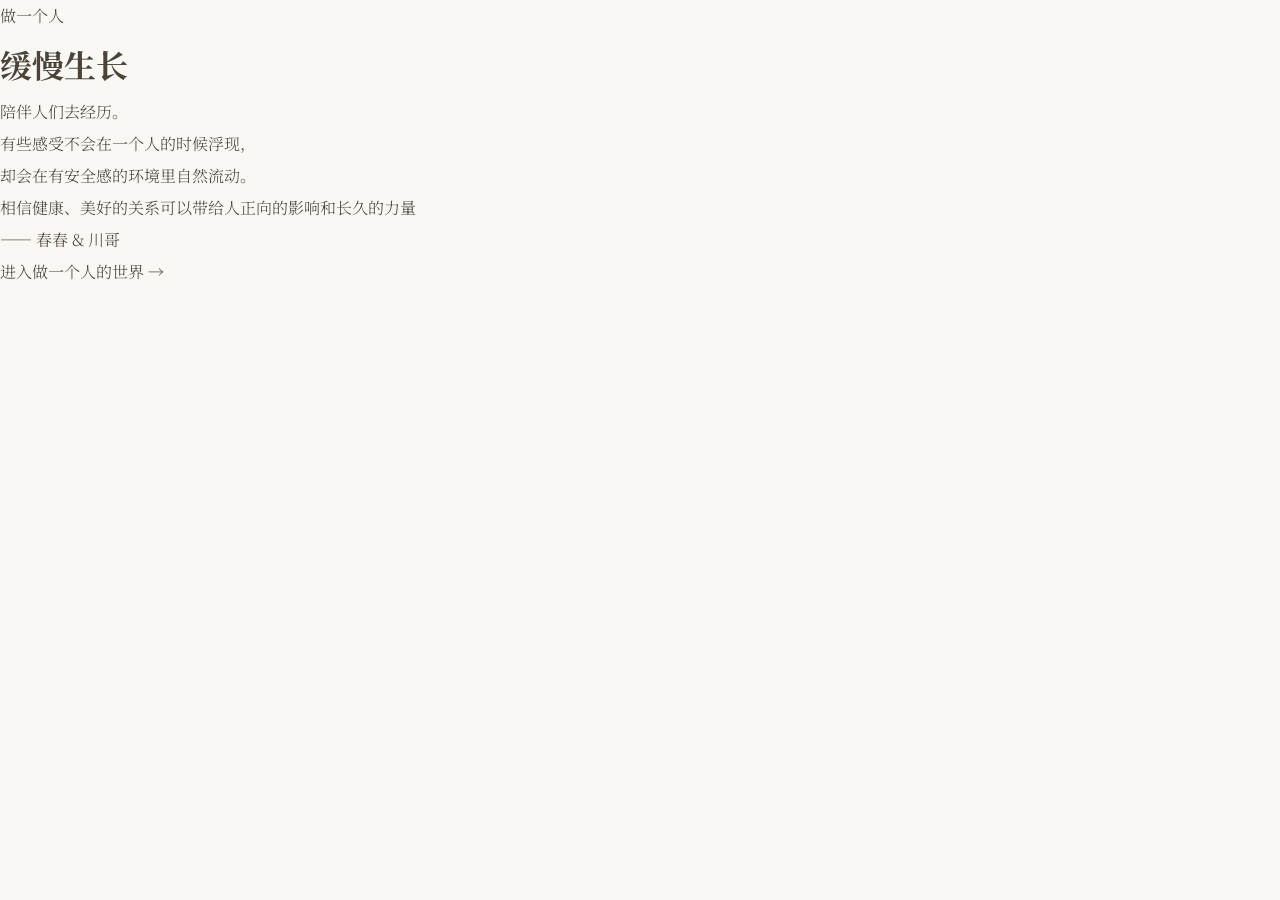
<file: index.html>
<!DOCTYPE html>
<html lang="zh-CN">
<head>
  <meta charset="UTF-8" />
  <meta name="viewport" content="width=device-width, initial-scale=1.0" />
  <title>做一个人 · 缓慢生长</title>
  <link href="https://fonts.googleapis.com/css2?family=Noto+Serif+SC:wght@300;400;600&display=swap" rel="stylesheet">
  <link rel="stylesheet" href="style.css" />
</head>
<body class="home">

  <div class="home-container">
    <p class="home-subtitle">做一个人</p>
    <h1 class="home-title">缓慢生长</h1>

    <div class="home-quote">
      <p>陪伴人们去经历。</p>
      <p>有些感受不会在一个人的时候浮现，</p>
      <p>却会在有安全感的环境里自然流动。</p>
      <p class="home-quote-last">相信健康、美好的关系可以带给人正向的影响和长久的力量</p>
    </div>

    <p class="home-sign">—— 春春 & 川哥</p>

  <a href="world.html" class="btn-enter">进入做一个人的世界 →</a>
  </div>

</body>
</html>
</file>
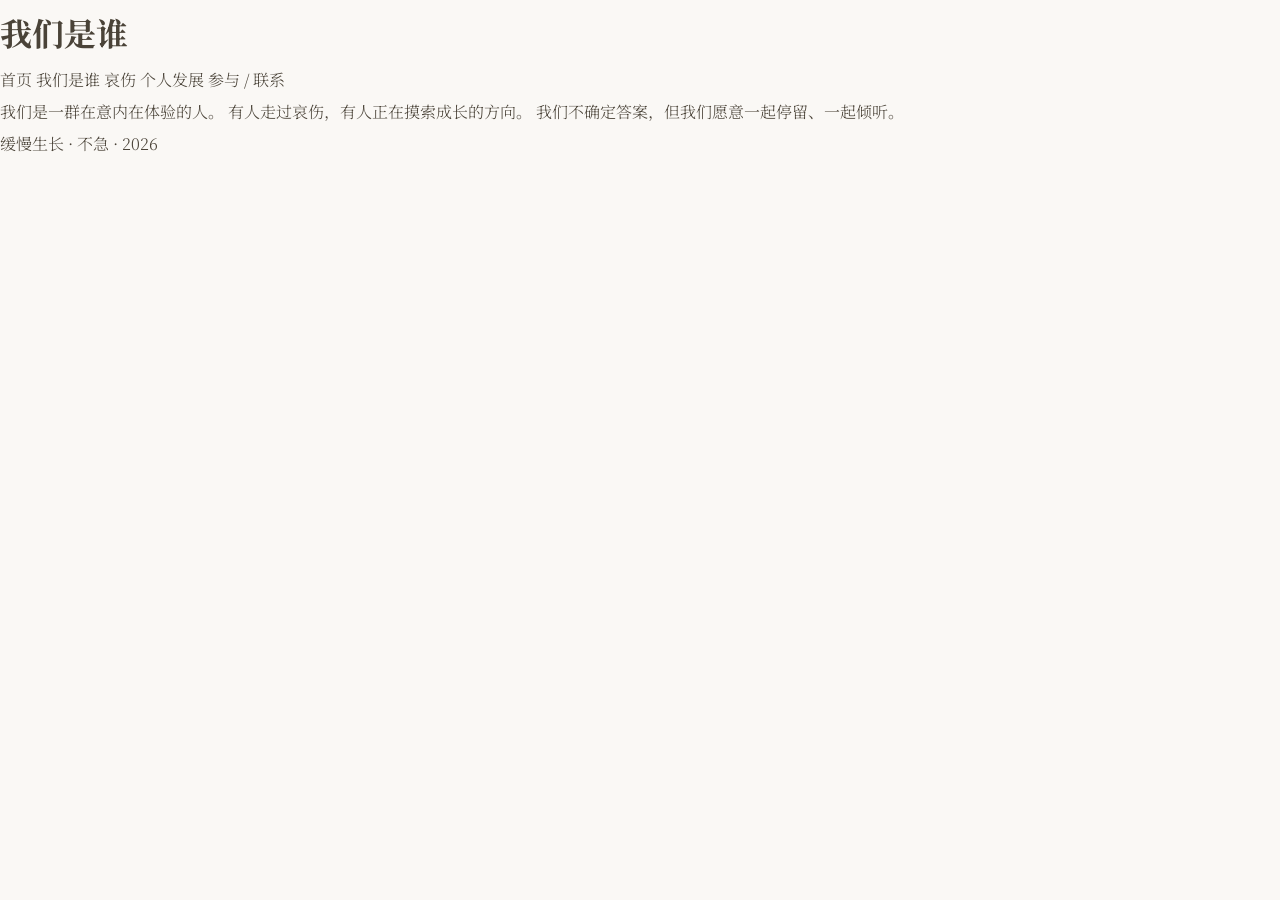
<file: about.html>
<!DOCTYPE html>
<html lang="zh-CN">
<head>
  <meta charset="UTF-8" />
  <title>我们是谁</title>
  <link href="https://fonts.googleapis.com/css2?family=Noto+Serif+SC:wght@400;700&display=swap" rel="stylesheet">
  <link rel="stylesheet" href="style.css">
</head>
<body>

<header>
  <h1>我们是谁</h1>
  <nav>
    <a href="index.html">首页</a>
    <a href="about.html">我们是谁</a>
    <a href="grief.html">哀伤</a>
    <a href="growth.html">个人发展</a>
    <a href="contact.html">参与 / 联系</a>
  </nav>
</header>

<section>
  <p>
    我们是一群在意内在体验的人。
    有人走过哀伤，有人正在摸索成长的方向。
    我们不确定答案，但我们愿意一起停留、一起倾听。
  </p>
</section>

<footer>
  缓慢生长 · 不急 · 2026
</footer>

</body>
</html>
</file>
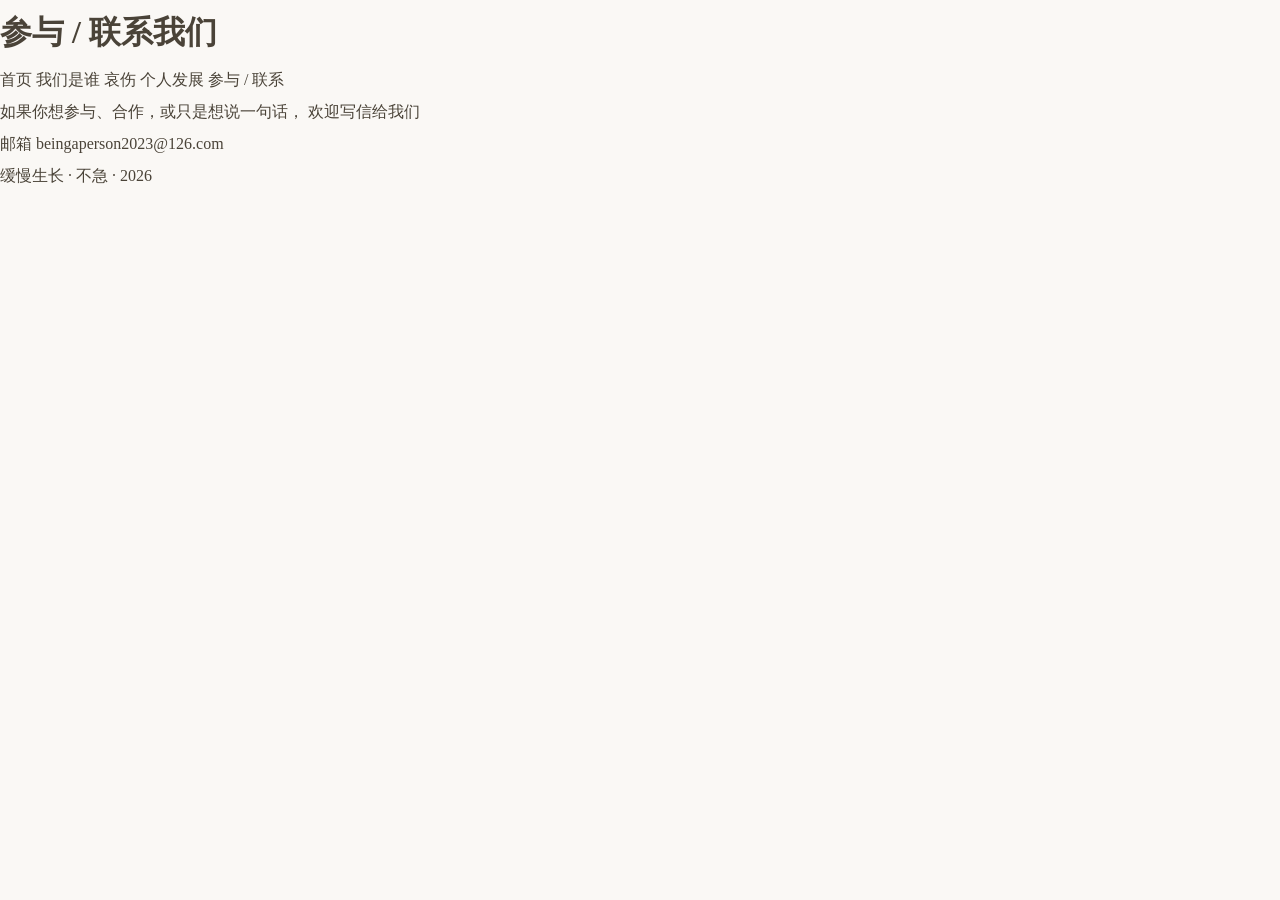
<file: contact.html>
<!DOCTYPE html>
<html lang="zh-CN">
<head>
  <meta charset="UTF-8" />
  <title>参与 / 联系</title>
  <link rel="stylesheet" href="style.css">
</head>
<body>

<header>
  <h1>参与 / 联系我们</h1>
  <nav>
    <a href="index.html">首页</a>
    <a href="about.html">我们是谁</a>
    <a href="grief.html">哀伤</a>
    <a href="growth.html">个人发展</a>
    <a href="contact.html">参与 / 联系</a>
  </nav>
</header>

<section>
  <p>
    如果你想参与、合作，或只是想说一句话，
    欢迎写信给我们
  </p>
  <p>
    <p>邮箱 beingaperson2023@126.com</p>
  </p>
</section>

<footer>
  缓慢生长 · 不急 · 2026
</footer>

</body>
</html>
</file>
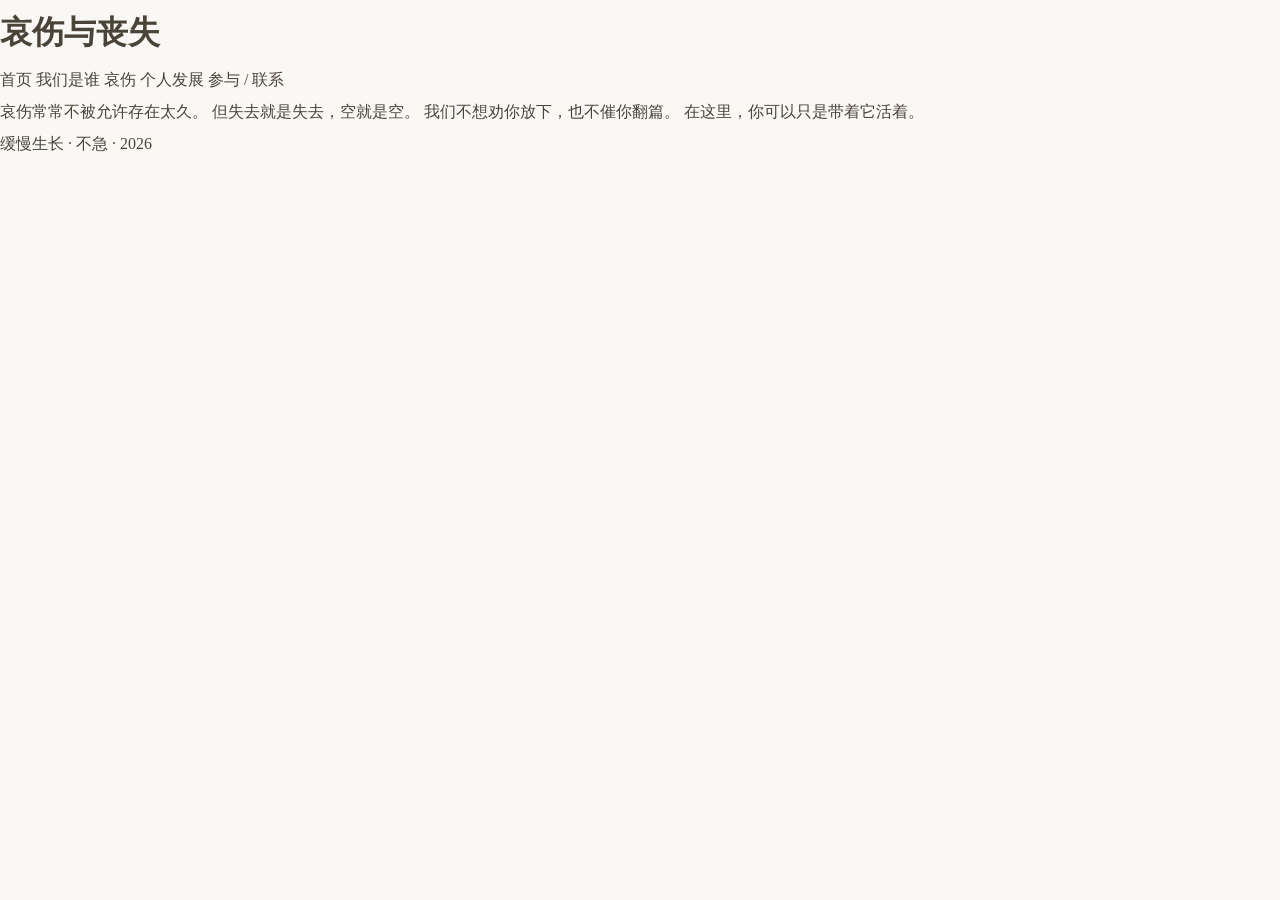
<file: grief.html>
<!DOCTYPE html>
<html lang="zh-CN">
<head>
  <meta charset="UTF-8" />
  <title>关于哀伤</title>
  <link rel="stylesheet" href="style.css">
</head>
<body>

<header>
  <h1>哀伤与丧失</h1>
  <nav>
    <a href="index.html">首页</a>
    <a href="about.html">我们是谁</a>
    <a href="grief.html">哀伤</a>
    <a href="growth.html">个人发展</a>
    <a href="contact.html">参与 / 联系</a>
  </nav>
</header>

<section>
  <p>
    哀伤常常不被允许存在太久。
    但失去就是失去，空就是空。
    我们不想劝你放下，也不催你翻篇。
    在这里，你可以只是带着它活着。
  </p>
</section>

<footer>
  缓慢生长 · 不急 · 2026
</footer>

</body>
</html>
</file>
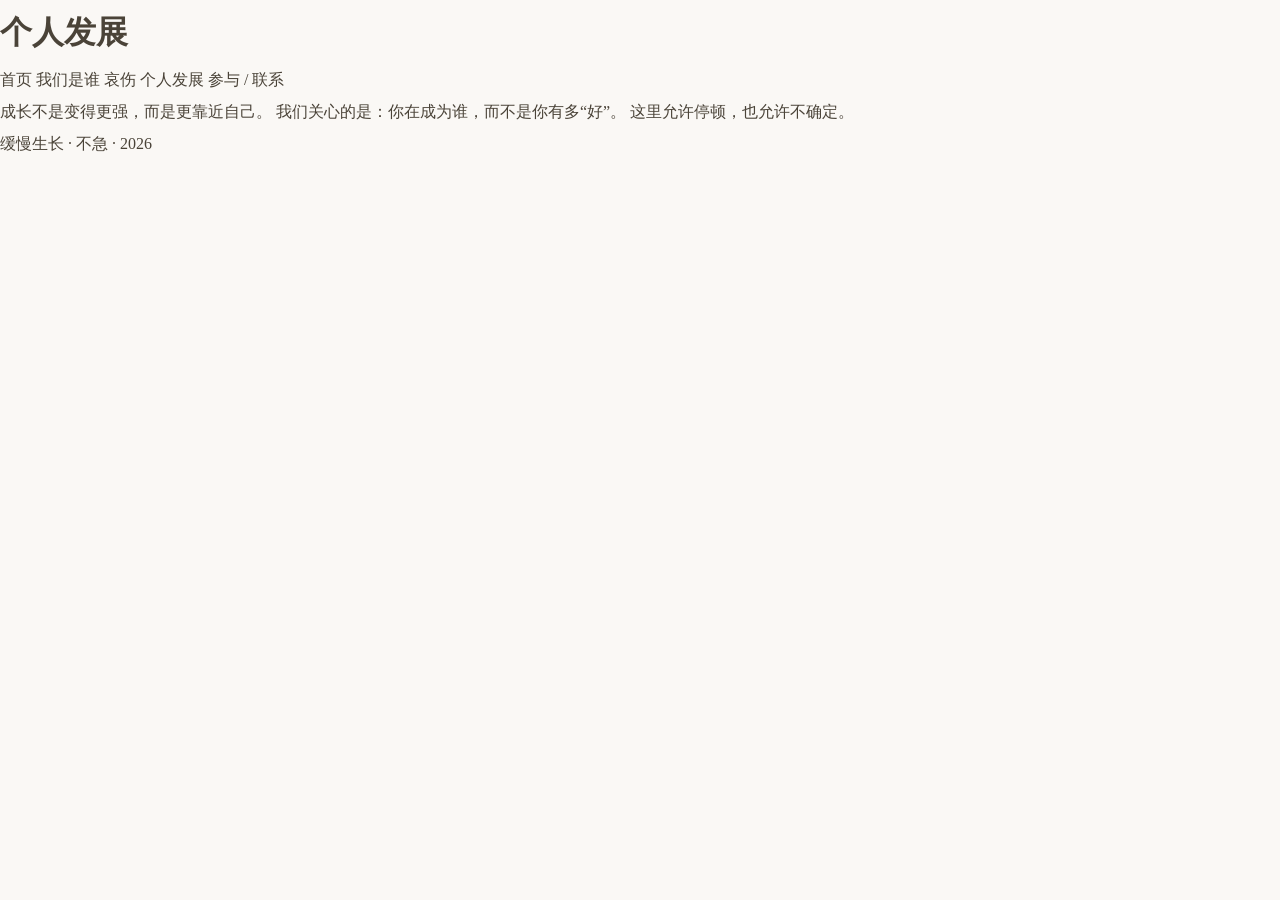
<file: growth.html>
<!DOCTYPE html>
<html lang="zh-CN">
<head>
  <meta charset="UTF-8" />
  <title>个人发展</title>
  <link rel="stylesheet" href="style.css">
</head>
<body>

<header>
  <h1>个人发展</h1>
  <nav>
    <a href="index.html">首页</a>
    <a href="about.html">我们是谁</a>
    <a href="grief.html">哀伤</a>
    <a href="growth.html">个人发展</a>
    <a href="contact.html">参与 / 联系</a>
  </nav>
</header>

<section>
  <p>
    成长不是变得更强，而是更靠近自己。
    我们关心的是：你在成为谁，而不是你有多“好”。
    这里允许停顿，也允许不确定。
  </p>
</section>

<footer>
  缓慢生长 · 不急 · 2026
</footer>

</body>
</html>
</file>
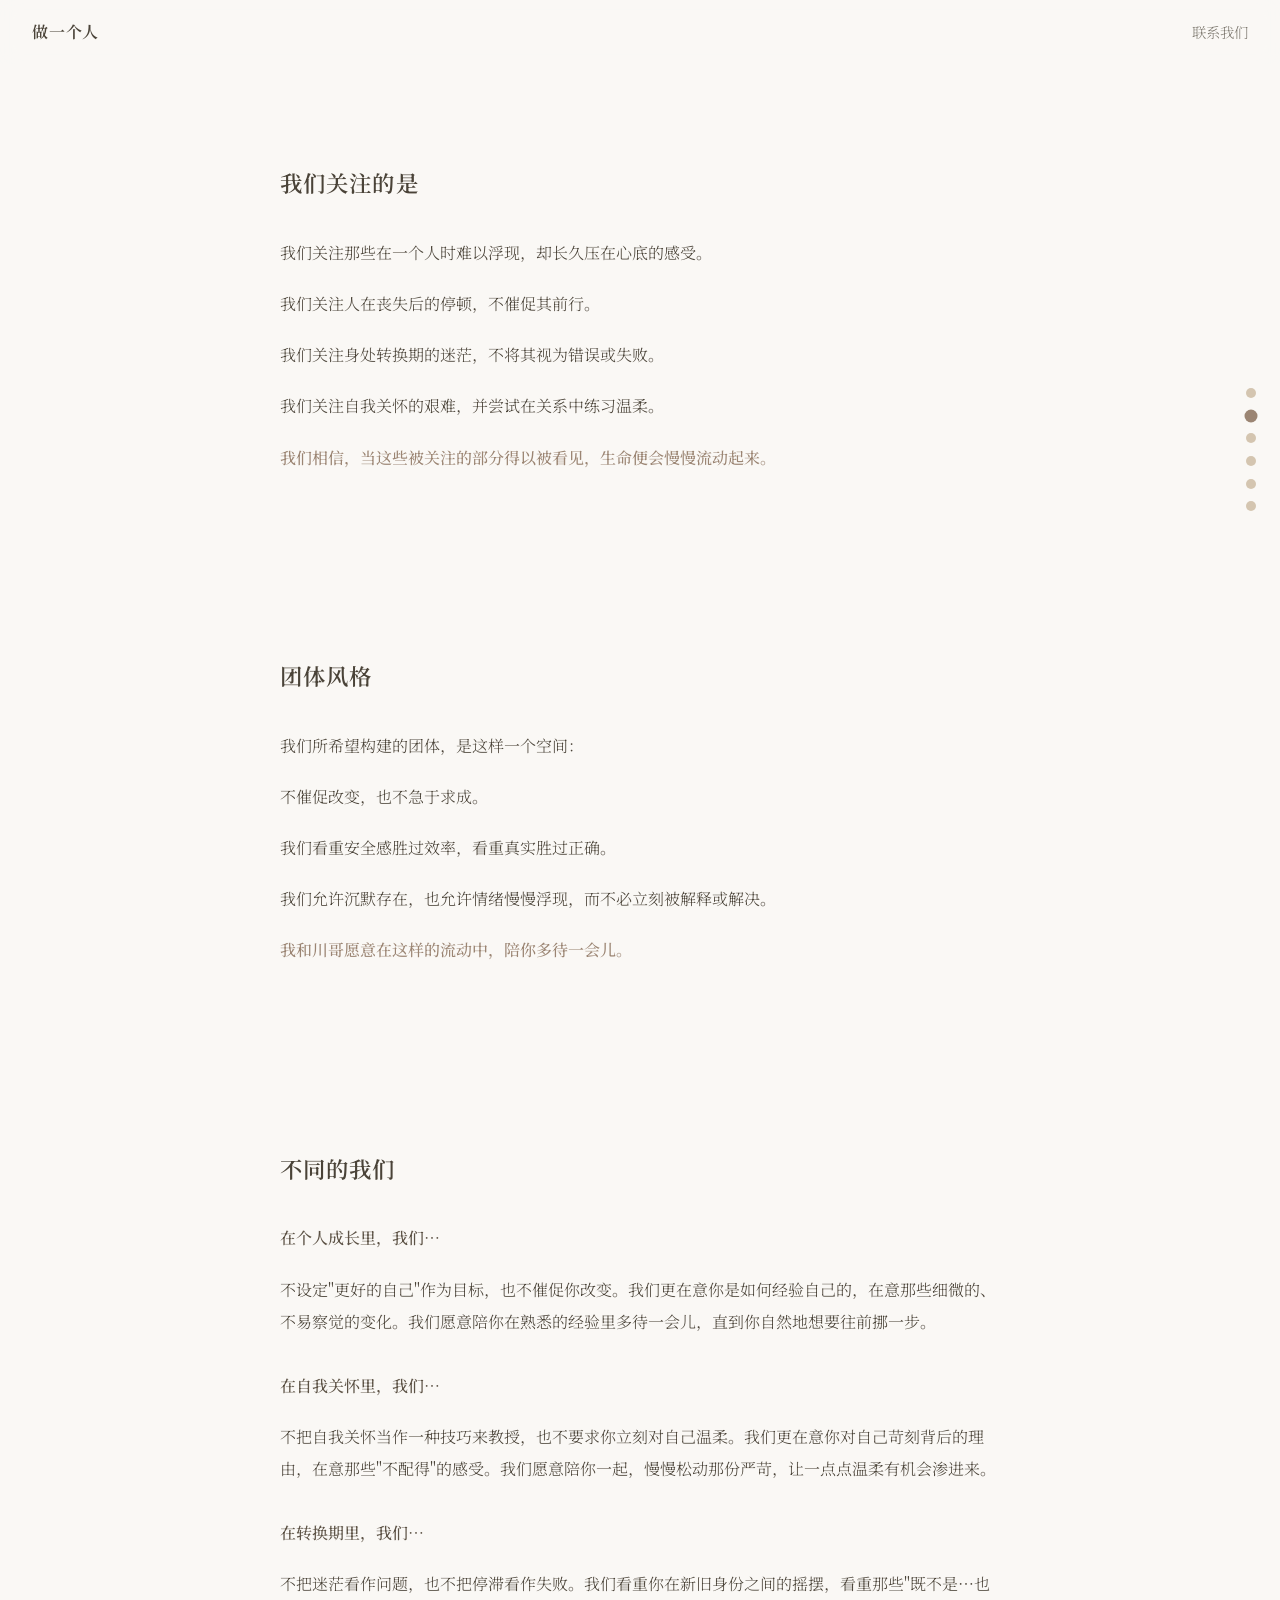
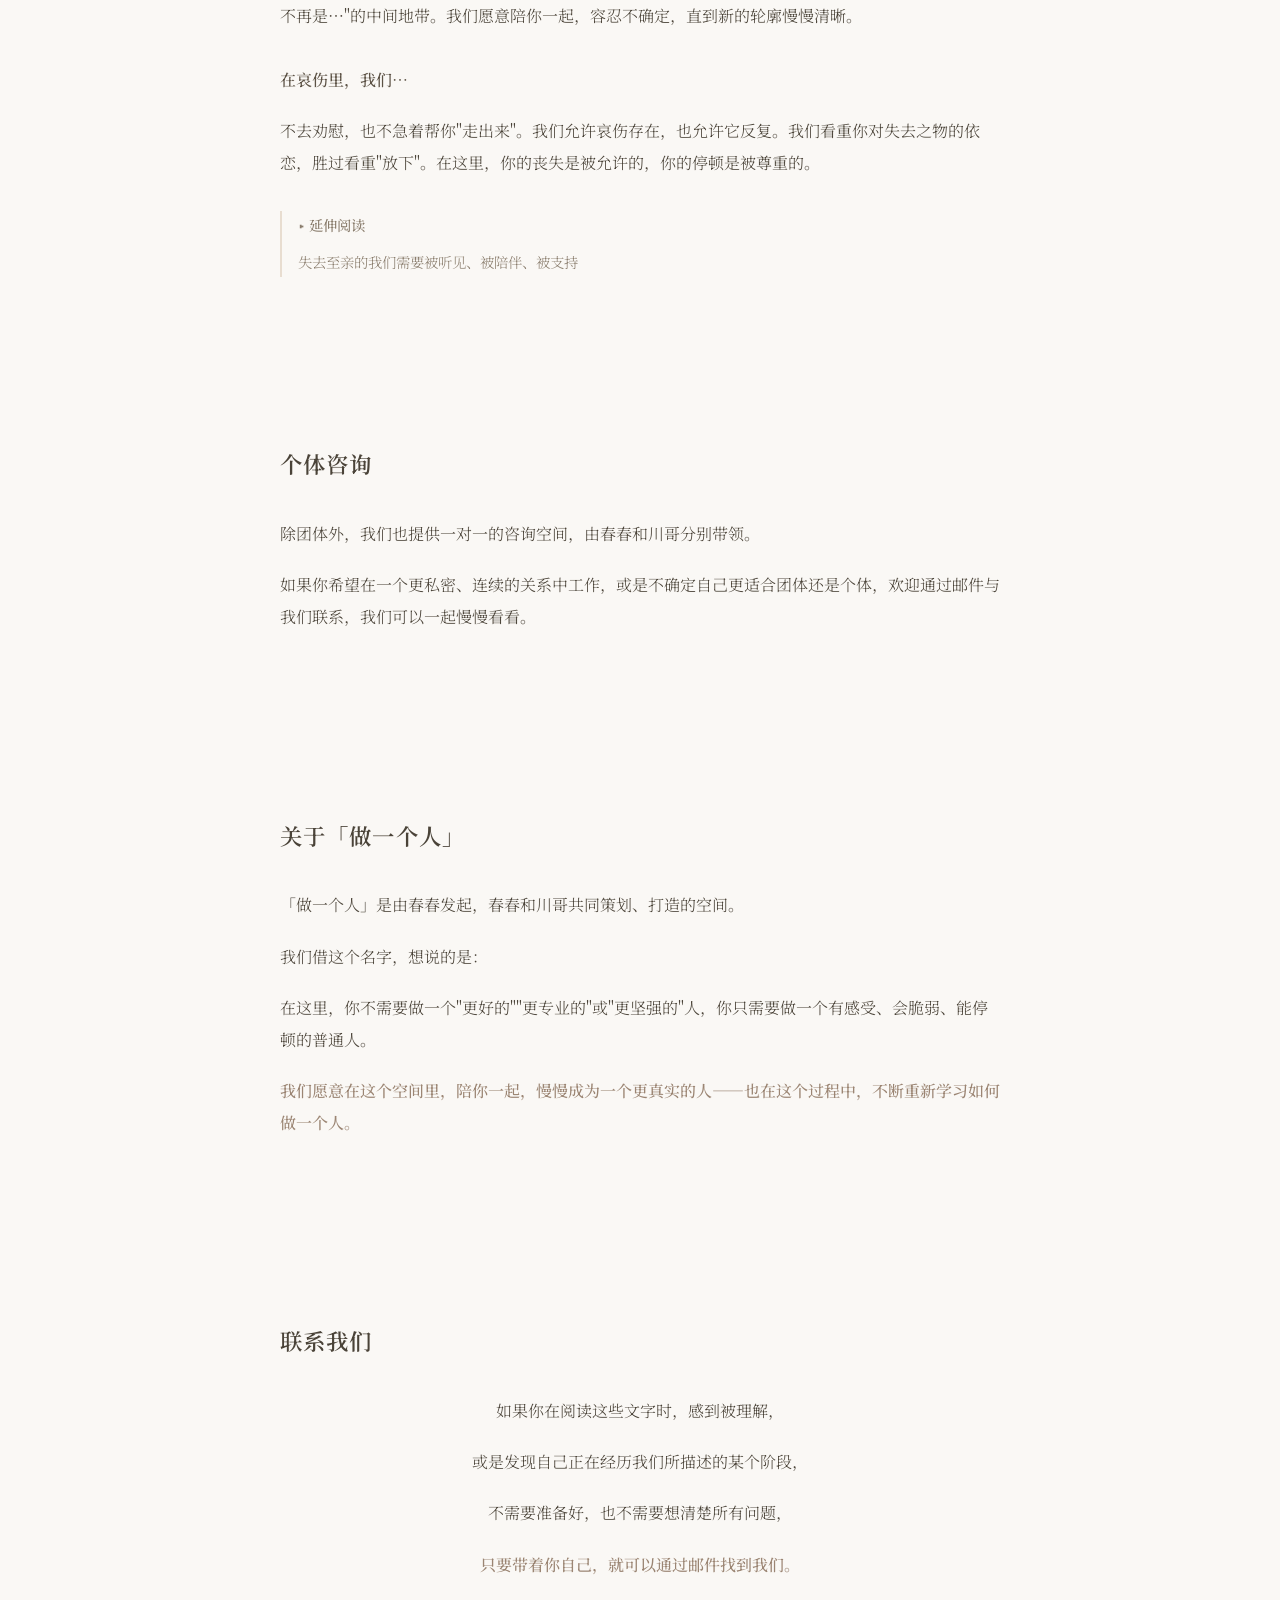
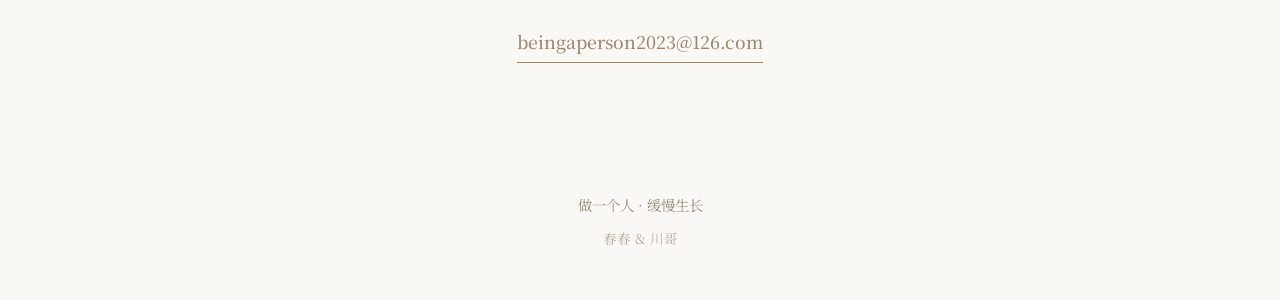
<file: world.html>
<!DOCTYPE html>
<html lang="zh-CN">
<head>
  <meta charset="UTF-8" />
  <meta name="viewport" content="width=device-width, initial-scale=1.0" />
  <title>我们的世界 · 做一个人</title>
  <link href="https://fonts.googleapis.com/css2?family=Noto+Serif+SC:wght@300;400;600&display=swap" rel="stylesheet">
  <link rel="stylesheet" href="style.css" />
</head>
<body class="world">

  <!-- 顶部导航 -->
  <nav class="top-nav">
    <a href="index.html" class="nav-brand">做一个人</a>
    <a href="mailto:beingaperson2023@126.com" class="nav-contact">联系我们</a>
  </nav>

  <main class="world-main">

    <!-- 我们关注的是 -->
    <section class="section" id="care">
      <div class="section-inner">
        <h2 class="section-title">我们关注的是</h2>
        <div class="section-content">
          <p>我们关注那些在一个人时难以浮现，却长久压在心底的感受。</p>
          <p>我们关注人在丧失后的停顿，不催促其前行。</p>
          <p>我们关注身处转换期的迷茫，不将其视为错误或失败。</p>
          <p>我们关注自我关怀的艰难，并尝试在关系中练习温柔。</p>
          <p class="highlight-line">我们相信，当这些被关注的部分得以被看见，生命便会慢慢流动起来。</p>
        </div>
      </div>
    </section>

    <!-- 团体风格 -->
    <section class="section" id="style">
      <div class="section-inner">
        <h2 class="section-title">团体风格</h2>
        <div class="section-content">
          <p>我们所希望构建的团体，是这样一个空间：</p>
          <p>不催促改变，也不急于求成。</p>
          <p>我们看重安全感胜过效率，看重真实胜过正确。</p>
          <p>我们允许沉默存在，也允许情绪慢慢浮现，而不必立刻被解释或解决。</p>
          <p class="highlight-line">我和川哥愿意在这样的流动中，陪你多待一会儿。</p>
        </div>
      </div>
    </section>

    <!-- 不同的我们 -->
    <section class="section" id="different">
      <div class="section-inner">
        <h2 class="section-title">不同的我们</h2>
        <div class="section-content">
          <p class="sub-title">在个人成长里，我们…</p>
          <p>不设定"更好的自己"作为目标，也不催促你改变。我们更在意你是如何经验自己的，在意那些细微的、不易察觉的变化。我们愿意陪你在熟悉的经验里多待一会儿，直到你自然地想要往前挪一步。</p>

          <p class="sub-title">在自我关怀里，我们…</p>
          <p>不把自我关怀当作一种技巧来教授，也不要求你立刻对自己温柔。我们更在意你对自己苛刻背后的理由，在意那些"不配得"的感受。我们愿意陪你一起，慢慢松动那份严苛，让一点点温柔有机会渗进来。</p>

          <p class="sub-title">在转换期里，我们…</p>
          <p>不把迷茫看作问题，也不把停滞看作失败。我们看重你在新旧身份之间的摇摆，看重那些"既不是…也不再是…"的中间地带。我们愿意陪你一起，容忍不确定，直到新的轮廓慢慢清晰。</p>

          <p class="sub-title">在哀伤里，我们…</p>
          <p>不去劝慰，也不急着帮你"走出来"。我们允许哀伤存在，也允许它反复。我们看重你对失去之物的依恋，胜过看重"放下"。在这里，你的丧失是被允许的，你的停顿是被尊重的。</p>

          <div class="read-more">
            <p>▸ 延伸阅读</p>
            <ul>
              <li><a href="https://mp.weixin.qq.com/s/5u0r4r70CUrG-6yoYvSBDg">失去至亲的我们需要被听见、被陪伴、被支持</a></li>
            </ul>
          </div>
        </div>
      </div>
    </section>

    <!-- 个体咨询 -->
    <section class="section" id="individual">
      <div class="section-inner">
        <h2 class="section-title">个体咨询</h2>
        <div class="section-content">
          <p>除团体外，我们也提供一对一的咨询空间，由春春和川哥分别带领。</p>
          <p>如果你希望在一个更私密、连续的关系中工作，或是不确定自己更适合团体还是个体，欢迎通过邮件与我们联系，我们可以一起慢慢看看。</p>
        </div>
      </div>
    </section>

    <!-- 关于「做一个人」 -->
    <section class="section" id="about">
      <div class="section-inner">
        <h2 class="section-title">关于「做一个人」</h2>
        <div class="section-content">
          <p>「做一个人」是由春春发起，春春和川哥共同策划、打造的空间。</p>
          <p>我们借这个名字，想说的是：</p>
          <p>在这里，你不需要做一个"更好的""更专业的"或"更坚强的"人，你只需要做一个有感受、会脆弱、能停顿的普通人。</p>
          <p class="highlight-line">我们愿意在这个空间里，陪你一起，慢慢成为一个更真实的人——也在这个过程中，不断重新学习如何做一个人。</p>
        </div>
      </div>
    </section>

    <!-- 联系我们 -->
    <section class="section section-contact" id="contact">
      <div class="section-inner">
        <h2 class="section-title">联系我们</h2>
        <div class="section-content contact-content">
          <p>如果你在阅读这些文字时，感到被理解，</p>
          <p>或是发现自己正在经历我们所描述的某个阶段，</p>
          <p>不需要准备好，也不需要想清楚所有问题，</p>
          <p class="highlight-line">只要带着你自己，就可以通过邮件找到我们。</p>
          <a href="mailto:beingaperson2023@126.com" class="contact-email">beingaperson2023@126.com</a>
        </div>
      </div>
    </section>

  </main>

  <!-- 底部 -->
  <footer class="footer">
    <p>做一个人 · 缓慢生长</p>
    <p class="footer-sub">春春 & 川哥</p>
  </footer>

  <!-- 右侧进度指示器 -->
  <div class="progress-dots">
    <a href="#care" class="dot active" data-index="0"></a>
    <a href="#style" class="dot" data-index="1"></a>
    <a href="#different" class="dot" data-index="2"></a>
    <a href="#individual" class="dot" data-index="3"></a>
    <a href="#about" class="dot" data-index="4"></a>
    <a href="#contact" class="dot" data-index="5"></a>
  </div>

  <script>
    const dots = document.querySelectorAll('.dot');
    const sections = document.querySelectorAll('.section');

    const observer = new IntersectionObserver((entries) => {
      entries.forEach(entry => {
        if (entry.isIntersecting) {
          const id = entry.target.id;
          dots.forEach(dot => {
            dot.classList.toggle('active', dot.getAttribute('href') === '#' + id);
          });
        }
      });
    }, { threshold: 0.3 });

    sections.forEach(s => observer.observe(s));
  </script>

</body>
</html>
</file>
<file: style.css>
/* ========== 全局 ========== */
* {
  margin: 0;
  padding: 0;
  box-sizing: border-box;
}

html {
  scroll-behavior: smooth;
}

body {
  font-family: 'Noto Serif SC', serif;
  background: #FAF8F5;
  color: #4A4338;
  line-height: 2;
  font-weight: 300;
  -webkit-font-smoothing: antialiased;
}

a {
  color: inherit;
  text-decoration: none;
}

/* ========== 顶部导航 ========== */
.top-nav {
  position: fixed;
  top: 0;
  left: 0;
  right: 0;
  padding: 1rem 2rem;
  display: flex;
  justify-content: space-between;
  align-items: center;
  background: rgba(250, 248, 245, 0.85);
  backdrop-filter: blur(10px);
  z-index: 100;
}

.nav-brand {
  font-weight: 600;
  letter-spacing: 0.05em;
}

.nav-contact {
  font-size: 0.9rem;
  opacity: 0.7;
}

/* ========== 主内容 ========== */
.world-main {
  padding-top: 80px;
}

.section {
  padding: 5rem 1.5rem;
}

.section-inner {
  max-width: 720px;
  margin: 0 auto;
}

.section-title {
  font-size: 1.4rem;
  font-weight: 600;
  margin-bottom: 2rem;
  letter-spacing: 0.05em;
}

.section-content p {
  margin-bottom: 1.2rem;
}

.sub-title {
  font-weight: 500;
  margin-top: 2rem;
  margin-bottom: 0.8rem;
  color: #5c5245;
}

.highlight-line {
  font-weight: 500;
  color: #9B8573;
}

/* ========== 延伸阅读 ========== */
.read-more {
  margin-top: 2rem;
  padding-left: 1rem;
  border-left: 2px solid #e8ddd0;
  font-size: 0.9rem;
  color: #8a7d6d;
}

.read-more p {
  margin-bottom: 0.5rem;
  font-weight: 500;
}

.read-more ul {
  list-style: none;
  padding-left: 0;
}

.read-more li {
  margin-bottom: 0.3rem;
}

.read-more a {
  color: #8a7d6d;
  border-bottom: 1px solid transparent;
  transition: border-color 0.3s ease;
}

.read-more a:hover {
  border-bottom-color: #8a7d6d;
}

/* ========== 联系我们 ========== */
.contact-content {
  text-align: center;
}

.contact-email {
  display: inline-block;
  margin-top: 1.5rem;
  font-size: 1.1rem;
  font-weight: 500;
  color: #9B8573;
  border-bottom: 1px solid #9B8573;
  padding-bottom: 0.2rem;
}

/* ========== 底部 ========== */
.footer {
  text-align: center;
  padding: 3rem 1rem;
  font-size: 0.9rem;
  color: #8a7d6d;
}

.footer-sub {
  margin-top: 0.3rem;
  font-size: 0.85rem;
  opacity: 0.7;
}

/* ========== 右侧进度点 ========== */
.progress-dots {
  position: fixed;
  right: 1.5rem;
  top: 50%;
  transform: translateY(-50%);
  display: flex;
  flex-direction: column;
  gap: 0.8rem;
  z-index: 101;
}

.progress-dots .dot {
  width: 10px;
  height: 10px;
  border-radius: 50%;
  background: #d4c5b0;
  transition: all 0.3s ease;
}

.progress-dots .dot.active {
  background: #9B8573;
  transform: scale(1.3);
}

/* ========== 移动端 ========== */
@media (max-width: 768px) {
  .top-nav {
    padding: 0.8rem 1rem;
  }

  .section {
    padding: 4rem 1rem;
  }

  .section-title {
    font-size: 1.2rem;
  }

  .progress-dots {
    right: 0.8rem;
  }
}
</file>
